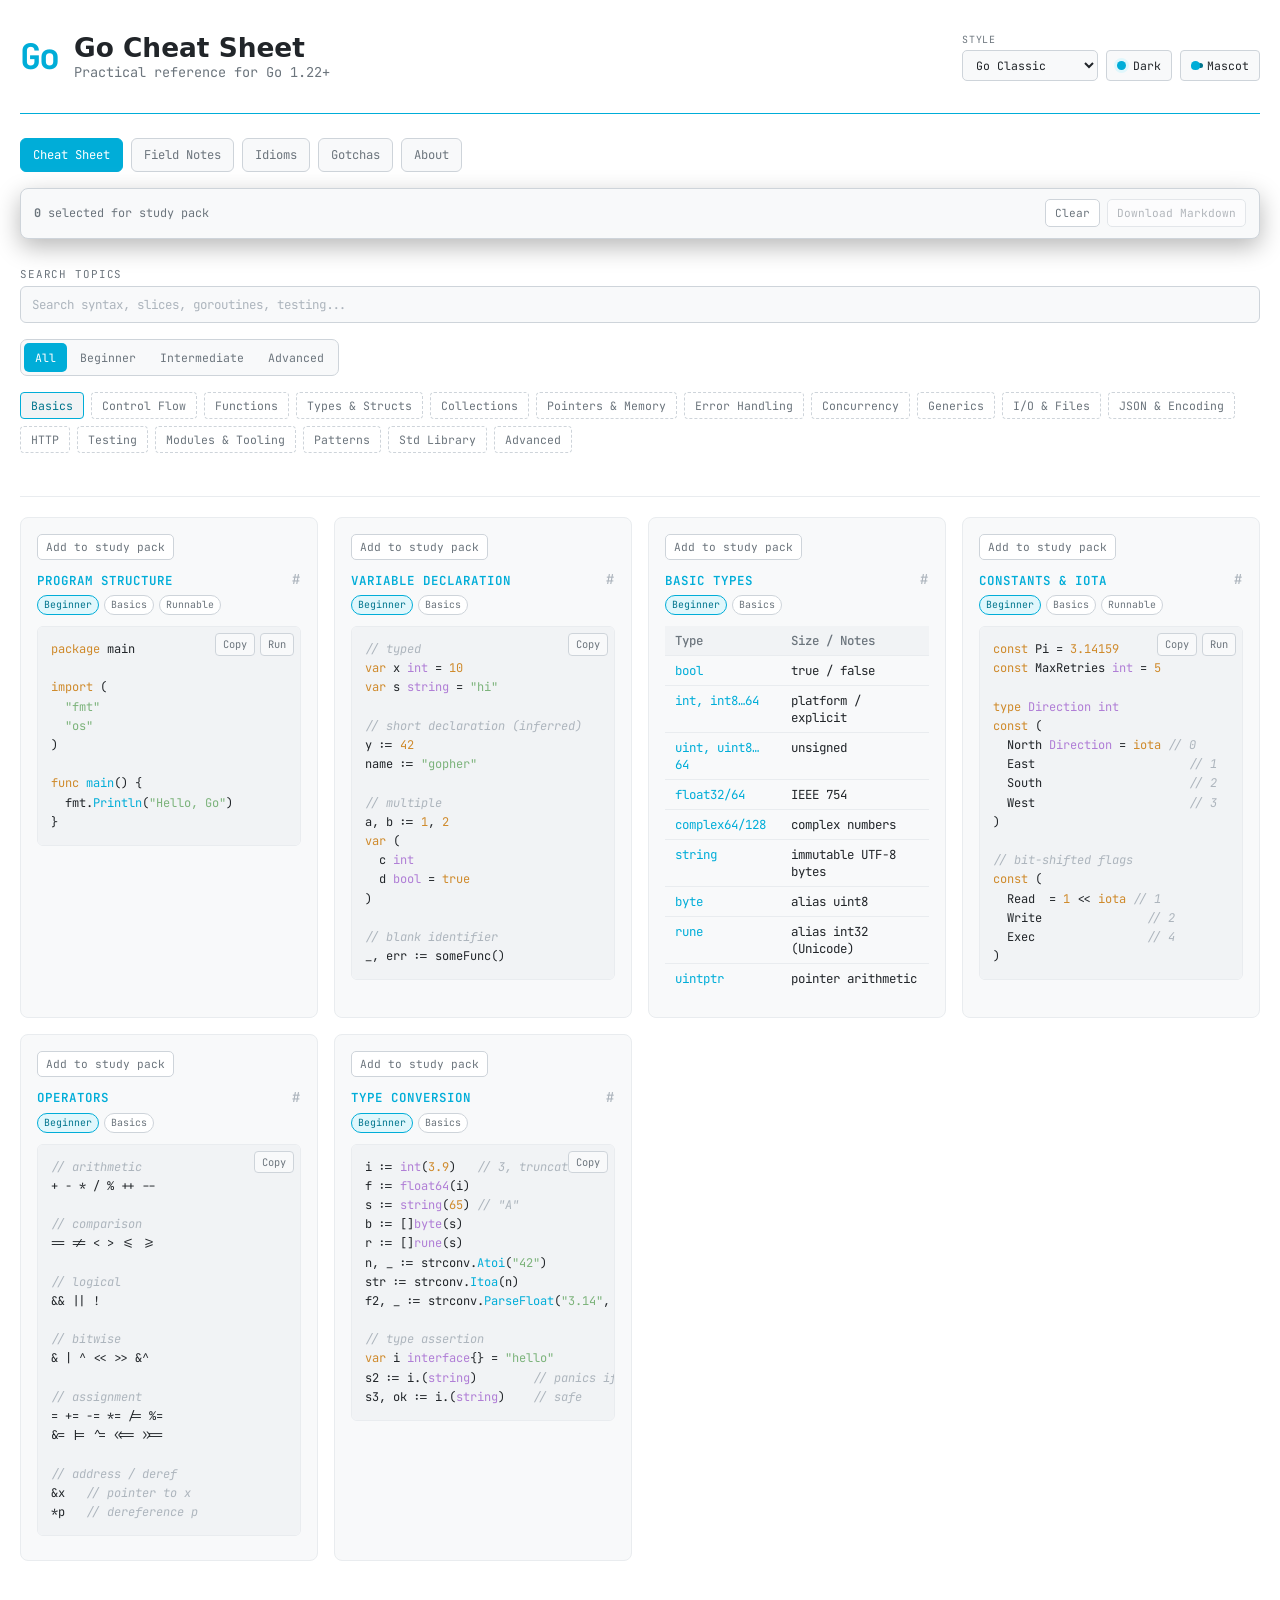
<file: index.html>
<!doctype html>
<html lang="en">
<head>
  <meta charset="utf-8">
  <meta name="viewport" content="width=device-width, initial-scale=1">
  <meta name="description" content="A single-page Go reference with quick examples for syntax, tooling, standard library patterns, and common workflows.">
  <title>Golang Cheat Sheet</title>
  <link rel="stylesheet" href="styles.css">
</head>
<body>
  <main class="page">
    <header class="header">
      <div class="header-top">
        <div class="header-brand">
          <div class="go-logo">Go</div>
          <div>
            <h1>Go Cheat Sheet</h1>
            <p>Practical reference for Go 1.22+</p>
          </div>
        </div>
        <div class="theme-controls" aria-label="Theme controls">
          <label class="theme-field">
            <span>Style</span>
            <select id="theme-style">
              <option value="classic">Go Classic</option>
              <option value="kawaii">Kawaii Desk</option>
              <option value="terminal">Terminal</option>
            </select>
          </label>
          <button class="theme-toggle" id="theme-toggle" type="button" aria-pressed="false">Dark</button>
          <button class="mascot-toggle" id="mascot-toggle" type="button" aria-pressed="false">Mascot</button>
        </div>
      </div>
    </header>

    <div class="view-tabs" aria-label="Learning hub views">
      <button class="view-tab active" type="button" data-view="cheatsheet">Cheat Sheet</button>
      <button class="view-tab" type="button" data-view="fieldNotes">Field Notes</button>
      <button class="view-tab" type="button" data-view="idioms">Idioms</button>
      <button class="view-tab" type="button" data-view="gotchas">Gotchas</button>
      <button class="view-tab" type="button" data-view="about">About</button>
    </div>

    <div class="study-pack-bar" id="study-pack-bar">
      <p><strong id="study-pack-count">0</strong> selected for study pack</p>
      <div class="study-pack-actions">
        <button id="study-pack-clear" type="button">Clear</button>
        <button id="study-pack-download" type="button" disabled>Download Markdown</button>
      </div>
    </div>

    <div class="toolbar">
      <div class="search-panel">
        <label class="search-label" for="topic-search">Search topics</label>
        <div class="search-row">
          <input class="search-input" id="topic-search" type="search" placeholder="Search syntax, slices, goroutines, testing..." autocomplete="off">
          <button class="search-clear" id="search-clear" type="button" aria-label="Clear search" hidden>Clear</button>
        </div>
      </div>

      <div class="level-filters" aria-label="Filter by skill level">
        <button class="level-btn active" type="button" data-level-filter="all">All</button>
        <button class="level-btn" type="button" data-level-filter="beginner">Beginner</button>
        <button class="level-btn" type="button" data-level-filter="intermediate">Intermediate</button>
        <button class="level-btn" type="button" data-level-filter="advanced">Advanced</button>
      </div>

      <nav class="nav" id="nav" aria-label="Cheat sheet sections"></nav>
      <p class="result-status" id="result-status" aria-live="polite"></p>
    </div>
    <p class="empty-state" id="empty-state" hidden>No matching topics found.</p>
    <div id="sections"></div>
    <div class="notes-view" id="notes-view" hidden></div>
    <div class="mascot-pop" id="mascot-pop" aria-live="polite" hidden>
      <div class="mascot-bubble" id="mascot-message"></div>
      <img class="mascot-image" src="assets/go-gopher.png" alt="Go gopher mascot">
    </div>
  </main>

  <script src="src/data/sections.js"></script>
  <script src="src/data/metadata.js"></script>
  <script src="src/data/notes.js"></script>
  <script src="src/data/ui.js"></script>
  <script src="src/utils.js"></script>
  <script src="src/study-pack.js"></script>
  <script src="src/app.js"></script>
  <script src="script.js"></script>
</body>
</html>
</file>
<file: styles.css>
@import url('https://fonts.googleapis.com/css2?family=JetBrains+Mono:wght@400;500;700&family=Syne:wght@400;600;700;800&display=swap');
  *{box-sizing:border-box;margin:0;padding:0}
  :root{
    color-scheme:light;
    --go-cyan:#00ADD8;--go-dark:#00758D;--go-light:#E0F7FC;
    --color-background-primary:#ffffff;--color-background-secondary:#f8f9fa;--color-background-tertiary:#f1f3f5;
    --color-text-primary:#212529;--color-text-secondary:#6c757d;--color-text-tertiary:#adb5bd;
    --color-border-primary:#dee2e6;--color-border-secondary:#ced4da;--color-border-tertiary:#e9ecef;
    --bg:var(--color-background-primary);--bg2:var(--color-background-secondary);--bg3:var(--color-background-tertiary);
    --text:var(--color-text-primary);--muted:var(--color-text-secondary);--hint:var(--color-text-tertiary);
    --border:var(--color-border-tertiary);--border2:var(--color-border-secondary);
  }
  html[data-theme="dark"]{color-scheme:dark;--go-cyan:#5FD7F3;--go-dark:#77DDF7;--go-light:#102A33;--color-background-primary:#0F1419;--color-background-secondary:#161D24;--color-background-tertiary:#202A33;--color-text-primary:#EEF4F7;--color-text-secondary:#A6B4BE;--color-text-tertiary:#6F7F89;--color-border-primary:#34424C;--color-border-secondary:#43545F;--color-border-tertiary:#2A3640}
  html[data-style="kawaii"]{--go-cyan:#E86AA7;--go-dark:#B84684;--go-light:#FFE8F3;--color-background-primary:#FFF9FC;--color-background-secondary:#FFF0F7;--color-background-tertiary:#F6EAFE;--color-text-primary:#312536;--color-text-secondary:#7A627B;--color-text-tertiary:#B495AD;--color-border-primary:#EBC8DC;--color-border-secondary:#DCAFCB;--color-border-tertiary:#F2D8E6}
  html[data-style="kawaii"][data-theme="dark"]{--go-cyan:#FF9CCC;--go-dark:#FFD1E7;--go-light:#3A2030;--color-background-primary:#1A121A;--color-background-secondary:#241825;--color-background-tertiary:#302036;--color-text-primary:#FFF4FA;--color-text-secondary:#D9B7CB;--color-text-tertiary:#98768A;--color-border-primary:#5D3B50;--color-border-secondary:#724762;--color-border-tertiary:#3D2838}
  html[data-style="terminal"]{--go-cyan:#19A974;--go-dark:#0B7A55;--go-light:#E6F7EF;--color-background-primary:#F9FBF8;--color-background-secondary:#EEF4F0;--color-background-tertiary:#E3ECE6;--color-text-primary:#142018;--color-text-secondary:#526258;--color-text-tertiary:#87938B;--color-border-primary:#C9D8CE;--color-border-secondary:#AEC3B6;--color-border-tertiary:#DAE6DE}
  html[data-style="terminal"][data-theme="dark"]{--go-cyan:#70F0A8;--go-dark:#A8FFD0;--go-light:#10281B;--color-background-primary:#07110C;--color-background-secondary:#0D1B13;--color-background-tertiary:#14261B;--color-text-primary:#E9FFF1;--color-text-secondary:#9FC7AC;--color-text-tertiary:#66806E;--color-border-primary:#294837;--color-border-secondary:#3A5E49;--color-border-tertiary:#1D3326}
  body{font-family:Inter,ui-sans-serif,system-ui,-apple-system,BlinkMacSystemFont,'Segoe UI',sans-serif;background:var(--bg);color:var(--text);padding:0;min-height:100vh;transition:background .2s ease,color .2s ease}
  .page{width:min(100% - 2rem,1240px);margin:0 auto;padding-bottom:2rem}
  .header{padding:2rem 0 1.5rem;border-bottom:1.5px solid var(--go-cyan);margin-bottom:1.5rem}
  .header-brand{display:flex;align-items:center;gap:1rem}
  .header-top{display:flex;align-items:center;justify-content:space-between;gap:1rem;margin-bottom:.5rem;flex-wrap:wrap}
  .go-logo{font-family:'JetBrains Mono',monospace;font-size:2.2rem;font-weight:700;color:var(--go-cyan);letter-spacing:-2px}
  .header h1{font-size:1.65rem;font-weight:750;letter-spacing:0}
  .header p{font-size:.85rem;color:var(--muted);font-family:'JetBrains Mono',monospace}
  .view-tabs{display:flex;flex-wrap:wrap;gap:8px;margin-bottom:1rem}
  .view-tab{font-family:'JetBrains Mono',monospace;font-size:.76rem;padding:8px 12px;border-radius:6px;border:0.5px solid var(--border2);background:var(--bg2);color:var(--muted);cursor:pointer;transition:all .15s}
  .view-tab:hover{border-color:var(--go-cyan);color:var(--go-dark)}
  .view-tab.active{background:var(--go-cyan);border-color:var(--go-cyan);color:#fff}
  .study-pack-bar{position:sticky;top:0;z-index:12;display:flex;align-items:center;justify-content:space-between;gap:1rem;padding:.65rem .8rem;margin-bottom:1rem;border:0.5px solid var(--border2);border-radius:8px;background:var(--bg2);box-shadow:0 8px 24px color-mix(in srgb,var(--bg) 72%,#000 28%)}
  .study-pack-bar p{font-family:'JetBrains Mono',monospace;font-size:.74rem;color:var(--muted)}
  .study-pack-actions{display:flex;gap:7px;flex-wrap:wrap}
  .study-pack-actions button,.study-select{font-family:'JetBrains Mono',monospace;font-size:.7rem;border-radius:5px;border:0.5px solid var(--border2);background:var(--bg);color:var(--muted);cursor:pointer;transition:all .15s}
  .study-pack-actions button{padding:6px 9px}
  .study-pack-actions button:hover:not(:disabled),.study-select:hover{border-color:var(--go-cyan);color:var(--go-cyan)}
  .study-pack-actions button:disabled{opacity:.5;cursor:not-allowed}
  .study-select{margin-bottom:.75rem;padding:5px 8px}
  .study-select.selected{background:var(--go-cyan);border-color:var(--go-cyan);color:#fff}
  .toolbar{position:sticky;top:3.55rem;z-index:10;background:color-mix(in srgb,var(--bg) 94%,transparent);backdrop-filter:blur(14px);border-bottom:0.5px solid var(--border);padding:.75rem 0 1rem;margin-bottom:1.25rem}
  .search-panel{margin-bottom:1rem}
  .search-label{display:block;font-family:'JetBrains Mono',monospace;font-size:.68rem;text-transform:uppercase;letter-spacing:.08em;color:var(--muted);margin-bottom:.35rem}
  .search-row{display:flex;gap:8px;align-items:center}
  .search-input{width:100%;font-family:'JetBrains Mono',monospace;font-size:.78rem;padding:9px 11px;border-radius:6px;border:0.5px solid var(--border2);background:var(--bg2);color:var(--text);outline:none;transition:border-color .15s,box-shadow .15s,background .15s}
  .search-input::placeholder{color:var(--hint)}
  .search-input:focus{border-color:var(--go-cyan);box-shadow:0 0 0 3px var(--go-light);background:var(--bg)}
  .search-clear{font-family:'JetBrains Mono',monospace;font-size:.72rem;padding:9px 11px;border-radius:6px;border:0.5px solid var(--border2);background:var(--bg2);color:var(--muted);cursor:pointer;transition:all .15s}
  .search-clear:hover{border-color:var(--go-cyan);color:var(--go-cyan)}
  .search-clear[hidden]{display:none}
  .level-filters{display:inline-flex;flex-wrap:wrap;gap:2px;margin-bottom:.85rem;padding:3px;border:0.5px solid var(--border2);border-radius:7px;background:var(--bg2)}
  .level-btn{font-family:'JetBrains Mono',monospace;font-size:.72rem;padding:7px 11px;border-radius:5px;border:0;background:transparent;color:var(--muted);cursor:pointer;transition:background .15s,color .15s}
  .level-btn:hover{background:var(--bg3);color:var(--text)}
  .level-btn.active{background:var(--go-cyan);color:#fff}
  .result-status{min-height:1rem;font-family:'JetBrains Mono',monospace;font-size:.72rem;color:var(--muted)}
  .empty-state{font-family:'JetBrains Mono',monospace;font-size:.82rem;color:var(--muted);padding:1rem;border:0.5px dashed var(--border2);border-radius:6px;background:var(--bg2);margin-bottom:1rem}
  .nav{display:flex;flex-wrap:wrap;gap:7px;margin-bottom:.65rem;padding-top:.15rem}
  .nav-btn,.theme-toggle,.mascot-toggle{font-family:'JetBrains Mono',monospace;font-size:.72rem;padding:5px 10px;border-radius:4px;border:0.5px solid var(--border2);background:var(--bg2);color:var(--muted);cursor:pointer;transition:all .15s}
  .theme-controls{display:flex;align-items:flex-end;gap:8px;flex-wrap:wrap;margin-left:auto}
  .theme-field{display:grid;gap:4px;font-family:'JetBrains Mono',monospace;font-size:.62rem;text-transform:uppercase;letter-spacing:.08em;color:var(--muted)}
  .theme-field select{font-family:'JetBrains Mono',monospace;font-size:.72rem;padding:6px 28px 6px 9px;border-radius:5px;border:0.5px solid var(--border2);background:var(--bg2);color:var(--text);cursor:pointer}
  .theme-field select:focus,.theme-toggle:focus-visible{outline:2px solid var(--go-cyan);outline-offset:2px}
  .theme-toggle,.mascot-toggle{display:inline-flex;align-items:center;gap:7px;color:var(--text);padding:7px 10px}
  .theme-toggle::before{content:'';width:9px;height:9px;border-radius:50%;background:var(--go-cyan);box-shadow:0 0 0 3px var(--go-light)}
  .mascot-toggle::before{content:'';width:9px;height:9px;border-radius:50% 50% 45% 45%;background:var(--go-cyan);box-shadow:5px 0 0 -2px var(--go-dark)}
  .theme-toggle:hover,.mascot-toggle:hover,.mascot-toggle.active,.theme-field select:hover{border-color:var(--go-cyan);color:var(--go-cyan)}
  html[data-theme="dark"] .theme-toggle,html[data-theme="dark"] .mascot-toggle,html[data-theme="dark"] .theme-field select{background:var(--bg3);border-color:var(--border2)}
  .nav-btn{border-style:dashed;background:transparent}
  .nav-btn:hover{border-color:var(--go-cyan);color:var(--go-dark);background:var(--go-light)}
  .nav-btn.active{border-style:solid;background:var(--bg3);color:var(--go-dark);border-color:var(--go-cyan)}
  html[data-theme="dark"] .nav-btn:hover,html[data-theme="dark"] .nav-btn.active{color:var(--go-cyan)}
  .section{display:none;animation:fadeIn .2s ease}
  .section.active{display:block}
  .section.search-match{display:block}
  .section-result-title{display:none;font-family:'JetBrains Mono',monospace;font-size:.78rem;color:var(--muted);margin:.8rem 0 .7rem;padding-bottom:.35rem;border-bottom:0.5px solid var(--border)}
  .section.search-match .section-result-title{display:block}
  @keyframes fadeIn{from{opacity:0;transform:translateY(4px)}to{opacity:1;transform:translateY(0)}}
  .section-title{font-size:1.1rem;font-weight:700;color:var(--go-cyan);margin-bottom:1rem;font-family:'JetBrains Mono',monospace;display:flex;align-items:center;gap:8px}
  .section-title::before{content:'//';color:var(--border2);font-weight:400}
  .grid{display:grid;grid-template-columns:repeat(auto-fit,minmax(280px,1fr));gap:1rem;margin-bottom:1.5rem}
  .grid-3{display:grid;grid-template-columns:repeat(auto-fit,minmax(200px,1fr));gap:1rem;margin-bottom:1.5rem}
  .card{background:var(--bg2);border:0.5px solid var(--border);border-radius:8px;padding:1rem;overflow:hidden;scroll-margin-top:15rem}
  .card-title{font-size:.78rem;font-weight:600;color:var(--go-cyan);text-transform:uppercase;letter-spacing:.08em;margin-bottom:.75rem;font-family:'JetBrains Mono',monospace;display:flex;align-items:center;justify-content:space-between;gap:.75rem}
  .card-link{font-size:.85rem;text-decoration:none;color:var(--hint);line-height:1}
  .card-link:hover{color:var(--go-cyan)}
  .card-tags{display:flex;flex-wrap:wrap;gap:5px;margin:-.35rem 0 .7rem}
  .tag{font-family:'JetBrains Mono',monospace;font-size:.62rem;line-height:1;padding:4px 6px;border-radius:999px;border:0.5px solid var(--border2);color:var(--muted);background:var(--bg)}
  .tag-level{color:var(--go-dark);border-color:var(--go-cyan);background:var(--go-light)}
  html[data-theme="dark"] .tag-level{color:var(--go-cyan)}
  .notes-view{animation:fadeIn .2s ease}
  .notes-intro{margin-bottom:1rem;color:var(--muted);font-size:.9rem;line-height:1.6;max-width:760px}
  .notes-grid{display:grid;grid-template-columns:repeat(auto-fit,minmax(280px,1fr));gap:1rem;margin-bottom:1.5rem}
  .note-card{background:var(--bg2);border:0.5px solid var(--border);border-radius:8px;padding:1rem}
  .note-card h2{font-size:.9rem;color:var(--go-cyan);font-family:'JetBrains Mono',monospace;margin-bottom:.55rem}
  .note-card p,.note-card li{font-size:.86rem;line-height:1.65;color:var(--muted)}
  .note-card ul,.note-card ol{padding-left:1.1rem;margin:.45rem 0}
  .note-tags{display:flex;flex-wrap:wrap;gap:5px;margin-bottom:.75rem}
  .about-list{display:grid;gap:.8rem;margin-top:1rem}
  .about-item{padding:.9rem 1rem;border:0.5px solid var(--border);border-radius:8px;background:var(--bg2)}
  .about-item h2{font-size:.85rem;color:var(--go-cyan);font-family:'JetBrains Mono',monospace;margin-bottom:.35rem}
  .about-item p{font-size:.86rem;line-height:1.65;color:var(--muted)}
  .code-block{position:relative;margin:.5rem 0}
  .code-block pre{margin:0;padding-right:7.8rem}
  pre{font-family:'JetBrains Mono',monospace;font-size:.75rem;line-height:1.6;white-space:pre;overflow-x:auto;background:var(--bg3);border-radius:6px;padding:.8rem;border:0.5px solid var(--border);margin:.5rem 0}
  .snippet-actions{position:absolute;top:7px;right:7px;display:flex;gap:5px}
  .copy-btn,.run-btn{font-family:'JetBrains Mono',monospace;font-size:.65rem;line-height:1;padding:5px 7px;border-radius:4px;border:0.5px solid var(--border2);background:var(--bg2);color:var(--muted);cursor:pointer;transition:background .15s,color .15s,border-color .15s,opacity .15s}
  .copy-btn:hover,.copy-btn.copied,.run-btn:hover,.run-btn.copied{background:var(--go-cyan);border-color:var(--go-cyan);color:#fff}
  .copy-btn:focus-visible,.run-btn:focus-visible{outline:2px solid var(--go-cyan);outline-offset:2px}
  code{font-family:'JetBrains Mono',monospace;font-size:.78rem;background:var(--bg3);padding:1px 5px;border-radius:3px;color:var(--go-dark)}
  .kw{color:#CF8A2B}.fn{color:var(--go-cyan)}.cm{color:var(--hint);font-style:italic}.str{color:#7CB37B}.typ{color:#B07ED6}.num{color:#CF8A2B}.pkg{color:#E07A4A}
  .badge{display:inline-block;font-size:.68rem;font-family:'JetBrains Mono',monospace;padding:2px 7px;border-radius:3px;font-weight:500;margin-left:6px}
  .badge-blue{background:#E6F1FB;color:#185FA5}.badge-green{background:#EAF3DE;color:#3B6D11}.badge-amber{background:#FAEEDA;color:#854F0B}.badge-red{background:#FCEBEB;color:#A32D2D}
  html[data-theme="dark"] .badge-blue{background:#0C447C;color:#B5D4F4}html[data-theme="dark"] .badge-green{background:#27500A;color:#C0DD97}html[data-theme="dark"] .badge-amber{background:#633806;color:#FAC775}html[data-theme="dark"] .badge-red{background:#791F1F;color:#F7C1C1}html[data-theme="dark"] .kw{color:#F0C05A}html[data-theme="dark"] .fn{color:#5FC8E8}html[data-theme="dark"] .str{color:#7EC880}html[data-theme="dark"] .typ{color:#C89FE0}html[data-theme="dark"] .pkg{color:#F09A6A}html[data-theme="dark"] .num{color:#F0C05A}html[data-theme="dark"] .cm{color:#82919A}
  .tip{background:var(--bg2);border-left:3px solid var(--go-cyan);border-radius:0 6px 6px 0;padding:.7rem 1rem;font-size:.8rem;color:var(--muted);margin:.75rem 0;font-family:'JetBrains Mono',monospace}
  .tip strong{color:var(--text);font-weight:600}
  .warn{background:var(--bg2);border-left:3px solid #E24B4A;border-radius:0 6px 6px 0;padding:.7rem 1rem;font-size:.8rem;color:var(--muted);margin:.75rem 0;font-family:'JetBrains Mono',monospace}
  .full{grid-column:1/-1}
  .inline-list{list-style:none;font-size:.8rem;color:var(--muted);font-family:'JetBrains Mono',monospace;line-height:2}
  .inline-list li::before{content:'→ ';color:var(--go-cyan)}
  .table{width:100%;border-collapse:collapse;font-size:.78rem;font-family:'JetBrains Mono',monospace;margin:.5rem 0}
  .table th{text-align:left;padding:6px 10px;background:var(--bg3);color:var(--muted);font-weight:500;border-bottom:0.5px solid var(--border)}
  .table td{padding:6px 10px;border-bottom:0.5px solid var(--border);vertical-align:top}
  .table tr:last-child td{border-bottom:none}
  .table td:first-child{color:var(--go-cyan)}
  .mascot-pop{position:fixed;z-index:30;display:grid;gap:8px;justify-items:center;pointer-events:none;animation:mascotFloat .45s ease both}
  .mascot-pop[hidden]{display:none}
  .mascot-bubble{max-width:min(240px,70vw);padding:.7rem .85rem;border:0.5px solid var(--border2);border-radius:8px;background:var(--bg2);color:var(--text);font-size:.82rem;line-height:1.45;box-shadow:0 10px 24px color-mix(in srgb,var(--bg) 65%,#000 35%)}
  .mascot-image{width:72px;height:auto;filter:drop-shadow(0 10px 14px color-mix(in srgb,var(--bg) 55%,#000 45%))}
  @keyframes mascotFloat{from{opacity:0;transform:translateY(8px) scale(.96)}to{opacity:1;transform:translateY(0) scale(1)}}
  @media (prefers-reduced-motion:reduce){.mascot-pop{animation:none}}
</file>
